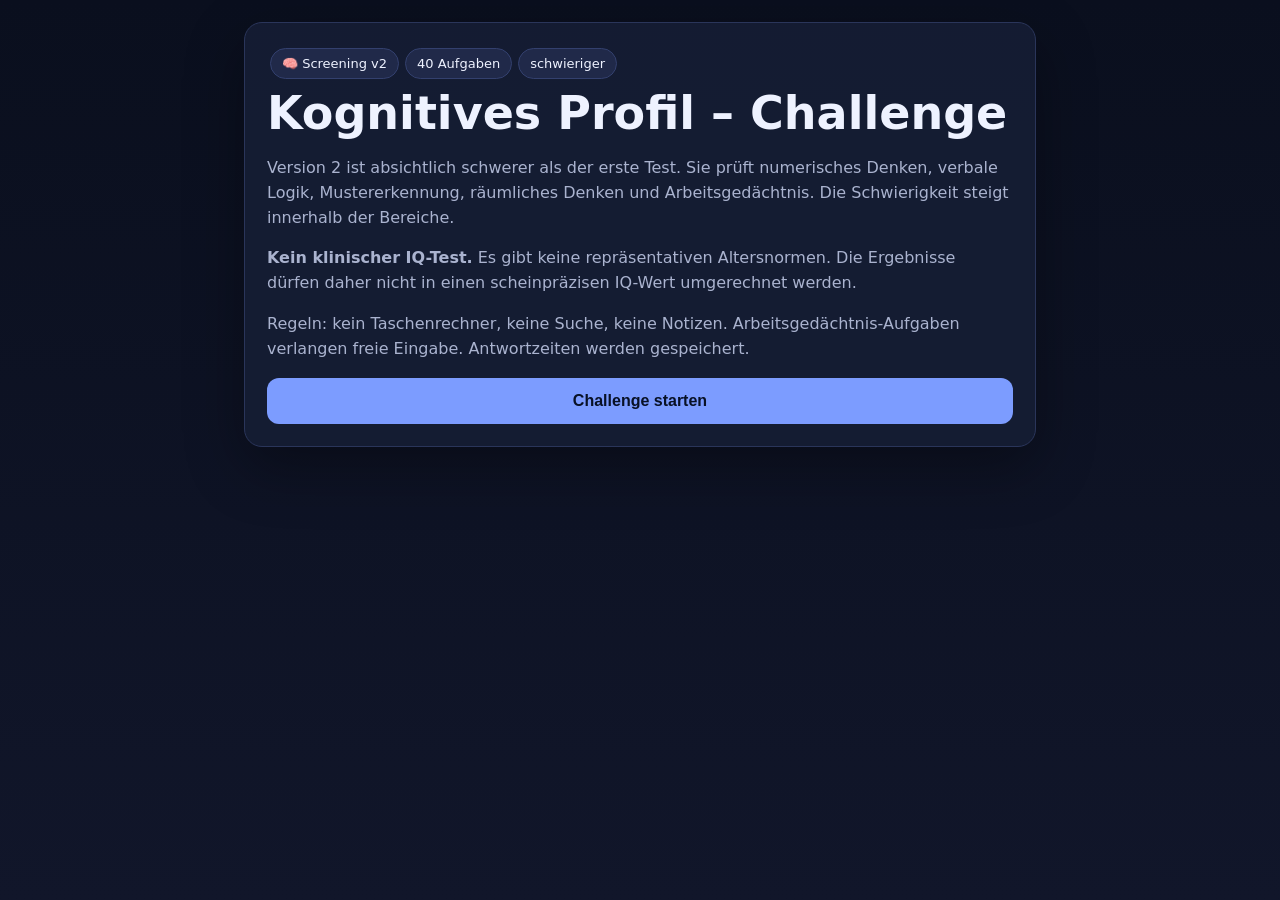
<file: index.html>
<!doctype html><html lang="de"><head><meta charset="utf-8"><meta http-equiv="refresh" content="0; url=./cognitive-v2/index.html"><meta name="viewport" content="width=device-width,initial-scale=1"><title>Kognitives Screening v2</title><script>location.replace('./cognitive-v2/index.html');</script></head><body><p>Weiter zum <a href="./cognitive-v2/index.html">kognitiven Screening v2</a>…</p></body></html>
</file>
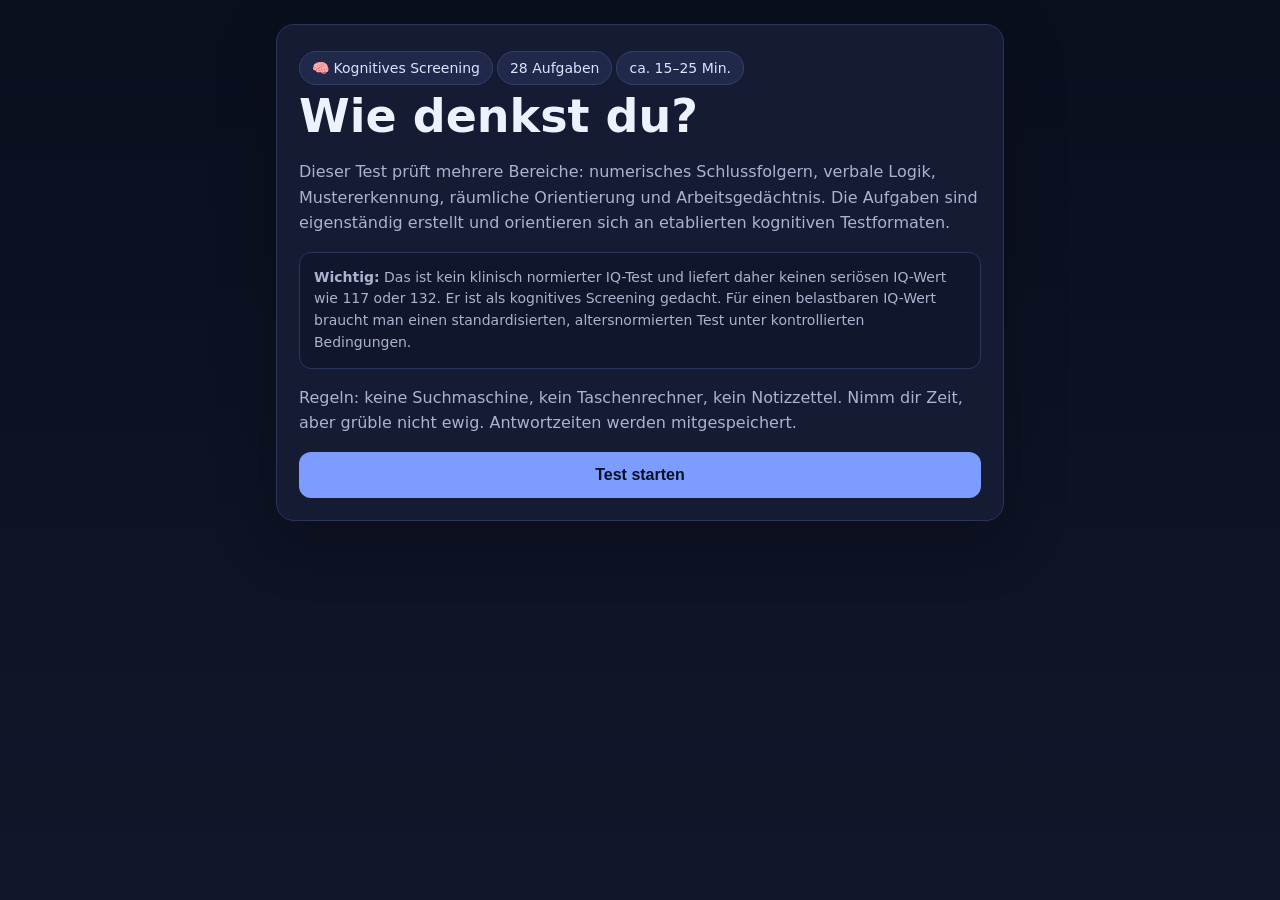
<file: cognitive-test/index.html>
<!DOCTYPE html>
<html lang="de">
<head>
<meta charset="utf-8" />
<meta name="viewport" content="width=device-width,initial-scale=1" />
<title>Kognitives Screening</title>
<style>
:root{--bg:#0b1020;--card:#151c33;--text:#eef2ff;--muted:#aab3cf;--accent:#7c9cff;--good:#52d273;--bad:#ff7b7b;--line:#2a355a}
*{box-sizing:border-box} body{margin:0;font-family:Inter,system-ui,Segoe UI,Roboto,Arial,sans-serif;background:linear-gradient(180deg,#0a0f1e,#11162a);color:var(--text);min-height:100vh}
.wrap{max-width:760px;margin:0 auto;padding:24px 16px 48px}.card{background:rgba(21,28,51,.96);border:1px solid var(--line);border-radius:18px;padding:22px;box-shadow:0 20px 60px rgba(0,0,0,.25)}
h1{font-size:clamp(28px,6vw,46px);margin:0 0 10px}.lead{color:var(--muted);line-height:1.6}.pill{display:inline-flex;gap:8px;align-items:center;background:#202949;border:1px solid #33406e;border-radius:999px;padding:8px 12px;color:#dbe3ff;font-size:14px;margin:4px 4px 4px 0}
button{border:0;border-radius:12px;padding:14px 18px;font-weight:700;font-size:16px;cursor:pointer}.primary{background:var(--accent);color:#071126;width:100%}.secondary{background:#232d4e;color:var(--text)}
.progress{height:9px;background:#202949;border-radius:99px;overflow:hidden;margin:16px 0}.bar{height:100%;background:var(--accent);width:0;transition:.25s}.meta{display:flex;justify-content:space-between;color:var(--muted);font-size:14px;gap:12px}.question{font-size:24px;line-height:1.35;margin:22px 0}.stimulus{font-size:30px;line-height:1.5;text-align:center;padding:18px;background:#0f1529;border:1px solid var(--line);border-radius:14px;margin:12px 0 20px;white-space:pre-wrap;letter-spacing:.04em}
.options{display:grid;gap:10px}.opt{width:100%;text-align:left;background:#202949;color:var(--text);border:1px solid #34416d}.opt:hover{border-color:#6f8fff}.opt.selected{background:#2c3965;border-color:#89a3ff}.footer{display:flex;gap:10px;margin-top:18px}.footer button{flex:1}
.hidden{display:none!important}.domain{color:#9eb0ff;font-weight:700;font-size:14px;text-transform:uppercase;letter-spacing:.08em}.notice{font-size:14px;color:var(--muted);line-height:1.55;background:#10172c;border:1px solid var(--line);padding:14px;border-radius:12px;margin:16px 0}.grid{display:grid;grid-template-columns:repeat(2,1fr);gap:10px}.score{background:#10172c;border:1px solid var(--line);border-radius:14px;padding:14px}.score strong{font-size:26px}.mini{font-size:13px;color:var(--muted)} pre{white-space:pre-wrap;word-break:break-word;background:#0c1225;border:1px solid var(--line);padding:14px;border-radius:12px;max-height:320px;overflow:auto}.memoryFlash{font-size:42px;font-weight:800;letter-spacing:.12em;text-align:center;padding:28px 8px}
.cube{font-family:ui-monospace,SFMono-Regular,Menlo,monospace;font-size:24px;line-height:1.25;white-space:pre}
@media(max-width:560px){.grid{grid-template-columns:1fr}.question{font-size:21px}.card{padding:18px}.stimulus{font-size:26px}}
</style>
</head>
<body>
<div class="wrap">
  <section id="intro" class="card">
    <div class="pill">🧠 Kognitives Screening</div><div class="pill">28 Aufgaben</div><div class="pill">ca. 15–25 Min.</div>
    <h1>Wie denkst du?</h1>
    <p class="lead">Dieser Test prüft mehrere Bereiche: numerisches Schlussfolgern, verbale Logik, Mustererkennung, räumliche Orientierung und Arbeitsgedächtnis. Die Aufgaben sind eigenständig erstellt und orientieren sich an etablierten kognitiven Testformaten.</p>
    <div class="notice"><b>Wichtig:</b> Das ist kein klinisch normierter IQ-Test und liefert daher keinen seriösen IQ-Wert wie 117 oder 132. Er ist als kognitives Screening gedacht. Für einen belastbaren IQ-Wert braucht man einen standardisierten, altersnormierten Test unter kontrollierten Bedingungen.</div>
    <p class="lead">Regeln: keine Suchmaschine, kein Taschenrechner, kein Notizzettel. Nimm dir Zeit, aber grüble nicht ewig. Antwortzeiten werden mitgespeichert.</p>
    <button class="primary" id="startBtn">Test starten</button>
  </section>

  <section id="test" class="card hidden">
    <div class="meta"><span id="counter"></span><span id="timer"></span></div>
    <div class="progress"><div class="bar" id="bar"></div></div>
    <div class="domain" id="domain"></div>
    <div id="memoryBox" class="memoryFlash hidden"></div>
    <div id="questionBox">
      <div class="question" id="prompt"></div>
      <div class="stimulus hidden" id="stimulus"></div>
      <div class="options" id="options"></div>
      <div class="footer"><button class="secondary" id="backBtn">Zurück</button><button class="primary" id="nextBtn">Weiter</button></div>
    </div>
  </section>

  <section id="result" class="card hidden">
    <div class="pill">✅ Fertig</div>
    <h1>Dein kognitives Profil</h1>
    <p class="lead" id="summary"></p>
    <div class="grid" id="scores"></div>
    <div class="notice">Die Prozentwerte zeigen nur deinen Anteil korrekt gelöster Aufgaben in diesem Test. Sie sind <b>keine Bevölkerungsperzentile</b>. Besonders bei nur wenigen Aufgaben pro Bereich sollte man Unterschiede nicht überinterpretieren.</div>
    <h3>JSON für ChatGPT</h3>
    <pre id="jsonOut"></pre>
    <button class="primary" id="copyBtn">JSON kopieren</button>
    <button class="secondary" style="width:100%;margin-top:10px" onclick="location.reload()">Neu starten</button>
  </section>
</div>
<script>
const qs=[
{id:1,d:'Numerisches Denken',p:'Welche Zahl setzt die Reihe fort?',s:'2, 5, 10, 17, 26, ?',o:['35','36','37','38'],a:2},
{id:2,d:'Numerisches Denken',p:'Welche Zahl setzt die Reihe fort?',s:'81, 27, 9, 3, ?',o:['0','1','1,5','2'],a:1},
{id:3,d:'Numerisches Denken',p:'Welche Zahl setzt die Reihe fort?',s:'3, 6, 18, 72, 360, ?',o:['1080','1800','2160','2520'],a:2},
{id:4,d:'Numerisches Denken',p:'Welche Zahl setzt die Reihe fort?',s:'7, 10, 16, 28, 52, ?',o:['76','88','100','104'],a:2},
{id:5,d:'Numerisches Denken',p:'Welche Zahl setzt die Reihe fort?',s:'1, 4, 10, 22, 46, ?',o:['82','92','94','96'],a:2},
{id:6,d:'Numerisches Denken',p:'Ein Gerät kostet nach 20 % Rabatt 240 €. Wie hoch war der ursprüngliche Preis?',o:['280 €','288 €','300 €','320 €'],a:2},
{id:7,d:'Verbale Logik',p:'Alle Lumen sind Fera. Kein Fera ist ein Tor. Welche Aussage folgt zwingend?',o:['Kein Lumen ist ein Tor.','Alle Tore sind Lumen.','Einige Lumen sind Tore.','Man kann nichts folgern.'],a:0},
{id:8,d:'Verbale Logik',p:'Einige Ärztinnen sind Musikerinnen. Alle Musikerinnen sind kreativ. Was folgt zwingend?',o:['Alle Ärztinnen sind kreativ.','Einige Ärztinnen sind kreativ.','Keine Ärztin ist kreativ.','Alle Kreativen sind Musikerinnen.'],a:1},
{id:9,d:'Verbale Logik',p:'Mikroskop verhält sich zu „klein“ wie Teleskop zu …',o:['nah','fern','laut','schnell'],a:1},
{id:10,d:'Verbale Logik',p:'Gestern war zwei Tage vor Freitag. Welcher Tag ist heute?',o:['Mittwoch','Donnerstag','Freitag','Samstag'],a:1},
{id:11,d:'Verbale Logik',p:'Kein B ist C. Einige A sind B. Welche Aussage folgt zwingend?',o:['Einige A sind nicht C.','Alle A sind C.','Kein A ist C.','Einige C sind B.'],a:0},
{id:12,d:'Verbale Logik',p:'ARCHITEKT : GEBÄUDE entspricht am besten …',o:['Autor : Buch','Arzt : Patient','Fahrer : Straße','Lehrer : Schule'],a:0},
{id:13,d:'Mustererkennung',p:'Welches Zeichen setzt die Folge fort?',s:'↑   →   ↓   ←   ↑   ?',o:['↑','→','↓','←'],a:1},
{id:14,d:'Mustererkennung',p:'Welches Zeichen setzt die Folge fort?',s:'○   ●   ○   ●   ○   ?',o:['○','●','■','△'],a:1},
{id:15,d:'Mustererkennung',p:'Welcher Buchstabe folgt?',s:'A, C, F, J, O, ?',o:['T','U','V','W'],a:1},
{id:16,d:'Mustererkennung',p:'Welcher Eintrag fehlt in der Matrix?',s:'A   B   C\nB   C   A\nC   A   ?',o:['A','B','C','D'],a:1},
{id:17,d:'Mustererkennung',p:'Welcher Eintrag fehlt in der Matrix?',s:'△   ○   □\n○   □   △\n□   △   ?',o:['△','○','□','◇'],a:1},
{id:18,d:'Mustererkennung',p:'Welche Zahl passt?',s:'2 → 6\n3 → 12\n4 → 20\n5 → ?',o:['25','28','30','35'],a:2},
{id:19,d:'Räumliches Denken',p:'Das ist ein Würfelnetz. Welche Fläche liegt C gegenüber?',s:'    A\nB   C   D   E\n    F',o:['A','B','D','E'],a:3},
{id:20,d:'Räumliches Denken',p:'Beim selben Würfelnetz: Welche Fläche liegt A gegenüber?',s:'    A\nB   C   D   E\n    F',o:['B','D','E','F'],a:3},
{id:21,d:'Räumliches Denken',p:'Beim selben Würfelnetz: Welche Fläche liegt B gegenüber?',s:'    A\nB   C   D   E\n    F',o:['A','C','D','F'],a:2},
{id:22,d:'Räumliches Denken',p:'Ein Pfeil ↗ wird um 90° im Uhrzeigersinn gedreht. Wohin zeigt er danach?',o:['↖','↘','↙','↑'],a:1},
{id:23,d:'Räumliches Denken',p:'Welche Form entsteht, wenn „└“ um 180° gedreht wird?',o:['┌','┐','┘','└'],a:1},
{id:24,d:'Räumliches Denken',p:'Du blickst nach Norden. Du drehst dich rechts, dann nochmals rechts, dann links. Wohin blickst du?',o:['Norden','Osten','Süden','Westen'],a:1},
{id:25,d:'Arbeitsgedächtnis',memory:'7  2  9  4  1',p:'Welche Folge ist exakt rückwärts?',o:['1 4 9 2 7','1 4 2 9 7','7 2 9 4 1','1 9 4 2 7'],a:0},
{id:26,d:'Arbeitsgedächtnis',memory:'8  3  1  6  9  2',p:'Welche Folge ist exakt rückwärts?',o:['2 9 6 1 3 8','2 9 6 3 1 8','2 6 9 1 3 8','8 3 1 6 9 2'],a:0},
{id:27,d:'Arbeitsgedächtnis',memory:'K  R  T  M  Q',p:'Welche Folge ist exakt rückwärts?',o:['Q M T R K','Q T M R K','K R T M Q','Q M R T K'],a:0},
{id:28,d:'Arbeitsgedächtnis',memory:'4  B  7  D  2',p:'Welche Folge ist exakt rückwärts?',o:['2 D 7 B 4','2 B 7 D 4','4 B 7 D 2','D 2 7 B 4'],a:0}
];
let i=0, answers=Array(qs.length).fill(null), timings=Array(qs.length).fill(0), started=0, itemStart=0, memoryShown={};
const intro=document.getElementById('intro'),test=document.getElementById('test'),result=document.getElementById('result');
const counter=document.getElementById('counter'),timer=document.getElementById('timer'),bar=document.getElementById('bar'),domain=document.getElementById('domain'),prompt=document.getElementById('prompt'),stimulus=document.getElementById('stimulus'),options=document.getElementById('options'),memoryBox=document.getElementById('memoryBox'),questionBox=document.getElementById('questionBox');
function fmt(ms){let s=Math.floor(ms/1000),m=Math.floor(s/60);return `${m}:${String(s%60).padStart(2,'0')}`}
setInterval(()=>{if(started&&!result.classList.contains('hidden'))timer.textContent='Zeit '+fmt(Date.now()-started)},500);
function render(){const q=qs[i];counter.textContent=`Aufgabe ${i+1} / ${qs.length}`;bar.style.width=((i)/qs.length*100)+'%';domain.textContent=q.d;prompt.textContent=q.p;stimulus.classList.toggle('hidden',!q.s);stimulus.textContent=q.s||'';options.innerHTML='';q.o.forEach((x,idx)=>{const b=document.createElement('button');b.className='opt'+(answers[i]===idx?' selected':'');b.textContent=x;b.onclick=()=>{answers[i]=idx;renderOptionsOnly()};options.appendChild(b)});document.getElementById('backBtn').disabled=i===0;document.getElementById('nextBtn').textContent=i===qs.length-1?'Auswerten':'Weiter';itemStart=Date.now();if(q.memory&&!memoryShown[q.id]){memoryShown[q.id]=true;questionBox.classList.add('hidden');memoryBox.classList.remove('hidden');memoryBox.textContent=q.memory;setTimeout(()=>{memoryBox.classList.add('hidden');questionBox.classList.remove('hidden');itemStart=Date.now()},3200)}else{memoryBox.classList.add('hidden');questionBox.classList.remove('hidden')}}
function renderOptionsOnly(){[...options.children].forEach((b,idx)=>b.classList.toggle('selected',answers[i]===idx))}
document.getElementById('startBtn').onclick=()=>{intro.classList.add('hidden');test.classList.remove('hidden');started=Date.now();render()};
document.getElementById('backBtn').onclick=()=>{timings[i]+=Date.now()-itemStart;if(i>0){i--;render()}};
document.getElementById('nextBtn').onclick=()=>{if(answers[i]===null){alert('Bitte wähle eine Antwort.');return}timings[i]+=Date.now()-itemStart;if(i<qs.length-1){i++;render()}else finish()};
function finish(){test.classList.add('hidden');result.classList.remove('hidden');bar.style.width='100%';const domains={};qs.forEach((q,idx)=>{if(!domains[q.d])domains[q.d]={correct:0,total:0,time_ms:0};domains[q.d].total++;domains[q.d].time_ms+=timings[idx];if(answers[idx]===q.a)domains[q.d].correct++});const totalCorrect=qs.reduce((n,q,idx)=>n+(answers[idx]===q.a?1:0),0);const pct=Math.round(totalCorrect/qs.length*100);document.getElementById('summary').textContent=`Du hast ${totalCorrect} von ${qs.length} Aufgaben korrekt gelöst (${pct} %). Entscheidend ist weniger die Gesamtzahl als das Muster über die einzelnen Bereiche.`;const scoreBox=document.getElementById('scores');scoreBox.innerHTML='';Object.entries(domains).forEach(([name,v])=>{const p=Math.round(v.correct/v.total*100),sec=Math.round(v.time_ms/1000);const div=document.createElement('div');div.className='score';div.innerHTML=`<div class="mini">${name}</div><strong>${p} %</strong><div class="mini">${v.correct}/${v.total} richtig · ${sec}s</div>`;scoreBox.appendChild(div)});const payload={instrument:'Experimental Cognitive Screening v1',language:'de',status:'not clinically normed; not an IQ score',basis:'Original items modeled on common cognitive-ability task formats; inspired by public-domain cognitive assessment research such as ICAR',completed_at:new Date().toISOString(),total:{correct:totalCorrect,total:qs.length,accuracy_percent:pct,total_time_seconds:Math.round((Date.now()-started)/1000)},domains:Object.fromEntries(Object.entries(domains).map(([k,v])=>[k,{correct:v.correct,total:v.total,accuracy_percent:Math.round(v.correct/v.total*100),time_seconds:Math.round(v.time_ms/1000)}])),responses:qs.map((q,idx)=>({item:q.id,domain:q.d,response_index:answers[idx],correct:answers[idx]===q.a,time_ms:timings[idx]}))};const json=JSON.stringify(payload,null,2);document.getElementById('jsonOut').textContent=json;document.getElementById('copyBtn').onclick=async()=>{await navigator.clipboard.writeText(json);document.getElementById('copyBtn').textContent='Kopiert ✓'}}
</script>
</body>
</html>
</file>
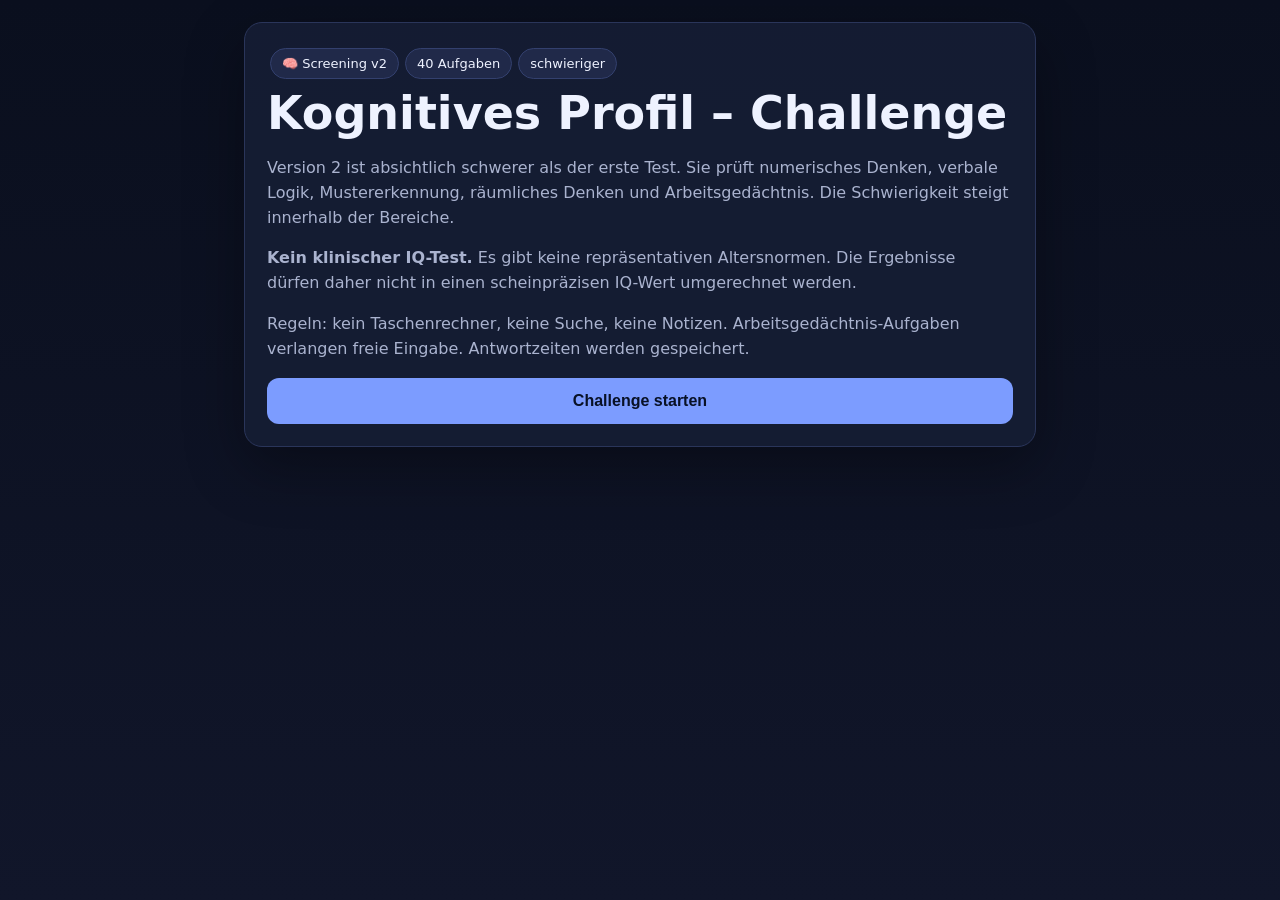
<file: cognitive-v2/index.html>
<!DOCTYPE html>
<html lang="de"><head><meta charset="utf-8"><meta name="viewport" content="width=device-width,initial-scale=1"><title>Kognitives Screening v2</title><style>
:root{--bg:#0b1020;--card:#151c33;--text:#eef2ff;--muted:#aab3cf;--accent:#7c9cff;--line:#2a355a;--good:#58d47b}*{box-sizing:border-box}body{margin:0;font-family:Inter,system-ui,Arial,sans-serif;background:linear-gradient(180deg,#0a0f1e,#11162a);color:var(--text);min-height:100vh}.wrap{max-width:820px;margin:auto;padding:22px 14px 48px}.card{background:rgba(21,28,51,.97);border:1px solid var(--line);border-radius:18px;padding:22px;box-shadow:0 20px 60px #0005}h1{font-size:clamp(28px,6vw,46px);margin:4px 0 10px}.lead,.note{color:var(--muted);line-height:1.55}.pill{display:inline-block;background:#202949;border:1px solid #33406e;border-radius:999px;padding:7px 11px;margin:3px;font-size:13px}.progress{height:9px;background:#202949;border-radius:99px;overflow:hidden;margin:16px 0}.bar{height:100%;background:var(--accent);width:0}.meta{display:flex;justify-content:space-between;color:var(--muted);font-size:14px;gap:10px}.domain{color:#a9b8ff;font-weight:800;text-transform:uppercase;font-size:13px;letter-spacing:.08em}.q{font-size:22px;line-height:1.4;margin:20px 0 12px}.stim{white-space:pre-wrap;text-align:center;background:#0d1428;border:1px solid var(--line);border-radius:14px;padding:18px;font-size:28px;line-height:1.45;margin:12px 0}.opts{display:grid;gap:10px}.opt{width:100%;text-align:left;background:#202949;color:var(--text);border:1px solid #34416d;border-radius:12px;padding:14px 16px;font-size:16px;font-weight:700}.opt.sel{background:#2d3964;border-color:#91a7ff}.primary,.secondary{border:0;border-radius:12px;padding:14px 16px;font-size:16px;font-weight:800;cursor:pointer}.primary{background:var(--accent);color:#081126}.secondary{background:#232d4e;color:var(--text)}.nav{display:flex;gap:10px;margin-top:18px}.nav button{flex:1}.hidden{display:none!important}.memory{font-size:36px;text-align:center;font-weight:900;letter-spacing:.12em;padding:30px 8px;background:#0d1428;border-radius:14px;margin:18px 0}.answer{width:100%;background:#0d1428;color:var(--text);border:1px solid #41517f;border-radius:12px;padding:14px;font-size:18px}.grid{display:grid;grid-template-columns:repeat(2,1fr);gap:10px}.box{background:#0d1428;border:1px solid var(--line);border-radius:14px;padding:14px}.box strong{font-size:26px}.mini{font-size:13px;color:var(--muted)}pre{background:#0a1124;border:1px solid var(--line);border-radius:12px;padding:14px;white-space:pre-wrap;word-break:break-word;max-height:330px;overflow:auto}@media(max-width:560px){.grid{grid-template-columns:1fr}.q{font-size:20px}.stim{font-size:24px}.card{padding:17px}}
</style></head><body><div class="wrap">
<section id="intro" class="card"><span class="pill">🧠 Screening v2</span><span class="pill">40 Aufgaben</span><span class="pill">schwieriger</span><h1>Kognitives Profil – Challenge</h1><p class="lead">Version 2 ist absichtlich schwerer als der erste Test. Sie prüft numerisches Denken, verbale Logik, Mustererkennung, räumliches Denken und Arbeitsgedächtnis. Die Schwierigkeit steigt innerhalb der Bereiche.</p><p class="note"><b>Kein klinischer IQ-Test.</b> Es gibt keine repräsentativen Altersnormen. Die Ergebnisse dürfen daher nicht in einen scheinpräzisen IQ-Wert umgerechnet werden.</p><p class="lead">Regeln: kein Taschenrechner, keine Suche, keine Notizen. Arbeitsgedächtnis-Aufgaben verlangen freie Eingabe. Antwortzeiten werden gespeichert.</p><button id="start" class="primary" style="width:100%">Challenge starten</button></section>
<section id="test" class="card hidden"><div class="meta"><span id="count"></span><span id="clock"></span></div><div class="progress"><div id="bar" class="bar"></div></div><div id="dom" class="domain"></div><div id="mem" class="memory hidden"></div><div id="qb"><div id="prompt" class="q"></div><div id="stim" class="stim hidden"></div><div id="opts" class="opts"></div><input id="free" class="answer hidden" autocomplete="off" placeholder="Antwort eingeben"><div class="nav"><button id="back" class="secondary">Zurück</button><button id="next" class="primary">Weiter</button></div></div></section>
<section id="result" class="card hidden"><span class="pill">✅ Fertig</span><h1>Dein Ergebnis</h1><p id="summary" class="lead"></p><div id="scores" class="grid"></div><p class="note">Die Prozentwerte sind nur Trefferquoten in diesem experimentellen Test. Sie sind keine Bevölkerungsperzentile. Schwierige Items sind zusätzlich im JSON markiert, damit die Fehlerstruktur analysiert werden kann.</p><h3>JSON für ChatGPT</h3><pre id="json"></pre><button id="copy" class="primary" style="width:100%">JSON kopieren</button></section>
</div><script>
const Q=[
{id:1,d:'Numerisches Denken',lv:1,p:'Welche Zahl folgt?',s:'4, 9, 19, 39, 79, ?',o:['119','139','159','169'],a:2},
{id:2,d:'Numerisches Denken',lv:2,p:'Welche Zahl folgt?',s:'2, 6, 15, 31, 56, ?',o:['82','88','92','96'],a:2},
{id:3,d:'Numerisches Denken',lv:2,p:'Welche Zahl folgt?',s:'3, 12, 60, 360, 2520, ?',o:['15120','17640','20160','22680'],a:2},
{id:4,d:'Numerisches Denken',lv:2,p:'Welche Zahl folgt?',s:'100, 50, 52, 26, 28, 14, ?',o:['7','16','18','28'],a:1},
{id:5,d:'Numerisches Denken',lv:3,p:'5 identische Maschinen fertigen in 5 Minuten zusammen 5 Teile. Wie viele Minuten brauchen 20 solche Maschinen für 100 Teile?',o:['5','10','20','25'],a:3},
{id:6,d:'Numerisches Denken',lv:3,p:'Ein Wert steigt zunächst um 20 % und fällt anschließend um 20 %. Ausgangswert 500. Endwert?',o:['480','500','520','460'],a:0},
{id:7,d:'Numerisches Denken',lv:3,p:'Löse im Kopf: 3x + 5 = 2(x + 11).',o:['12','15','17','19'],a:2},
{id:8,d:'Numerisches Denken',lv:4,p:'Welche Zahl folgt?',s:'2, 3, 5, 9, 17, 33, ?',o:['49','57','65','67'],a:2},
{id:9,d:'Verbale Logik',lv:1,p:'Alle Architekten sind Planer. Kein Planer ist unfehlbar. Was folgt zwingend?',o:['Kein Architekt ist unfehlbar.','Einige Architekten sind unfehlbar.','Alle Unfehlbaren sind Architekten.','Nichts folgt.'],a:0},
{id:10,d:'Verbale Logik',lv:2,p:'Wenn ein Sensor ausfällt, aktiviert sich der Alarm. Der Alarm hat sich nicht aktiviert. Was folgt unter dieser Regel?',o:['Der Sensor ist ausgefallen.','Der Sensor ist nicht ausgefallen.','Der Alarm ist defekt.','Nichts folgt.'],a:1},
{id:11,d:'Verbale Logik',lv:2,p:'Thermometer verhält sich zu Temperatur wie Tachometer zu …',o:['Strecke','Zeit','Geschwindigkeit','Beschleunigung'],a:2},
{id:12,d:'Verbale Logik',lv:2,p:'Alle R sind S. Einige S sind T. Welche Aussage folgt zwingend?',o:['Einige R sind T.','Kein R ist T.','Alle T sind R.','Keine der drei Aussagen folgt zwingend.'],a:3},
{id:13,d:'Verbale Logik',lv:3,p:'Anna ist älter als Ben. Ben ist älter als Cara. David ist jünger als Anna, aber älter als Ben. Wer ist zweitältest?',o:['Anna','Ben','Cara','David'],a:3},
{id:14,d:'Verbale Logik',lv:3,p:'Wenn A wahr ist, ist B wahr. Wenn B wahr ist, ist C falsch. A ist wahr. Was muss gelten?',o:['C ist wahr.','C ist falsch.','B ist falsch.','Über C ist nichts bekannt.'],a:1},
{id:15,d:'Verbale Logik',lv:4,p:'Kein M ist N. Einige P sind M. Alle P sind Q. Was folgt zwingend?',o:['Einige Q sind nicht N.','Kein Q ist N.','Alle M sind Q.','Einige N sind Q.'],a:0},
{id:16,d:'Verbale Logik',lv:4,p:'Vier Personen stehen in einer Reihe. Lea steht vor Tom. Tom steht vor Mia. Noah steht hinter Lea, aber vor Mia. Welche Aussage muss stimmen?',o:['Noah steht vor Tom.','Tom steht vor Noah.','Lea steht vor Mia.','Mia steht vor Noah.'],a:2},
{id:17,d:'Mustererkennung',lv:1,p:'Welcher Buchstabe folgt?',s:'B, E, I, N, T, ?',o:['A','B','C','D'],a:0},
{id:18,d:'Mustererkennung',lv:2,p:'Welche Zahl folgt?',s:'1, 2, 6, 15, 31, 56, ?',o:['82','88','92','96'],a:2},
{id:19,d:'Mustererkennung',lv:2,p:'Welches Zeichen folgt?',s:'↑  ↗  →  ↘  ↓  ?',o:['↙','←','↖','↑'],a:0},
{id:20,d:'Mustererkennung',lv:3,p:'Welcher Eintrag fehlt?',s:'2   4   8\n3   6   12\n5   10  ?',o:['15','18','20','25'],a:2},
{id:21,d:'Mustererkennung',lv:3,p:'Welcher Buchstabe folgt?',s:'Z, W, S, N, H, ?',o:['A','B','C','D'],a:0},
{id:22,d:'Mustererkennung',lv:3,p:'Welche Zahl folgt?',s:'1, 4, 3, 8, 5, 12, 7, ?',o:['14','15','16','18'],a:2},
{id:23,d:'Mustererkennung',lv:4,p:'Welche Zahl folgt?',s:'2, 10, 12, 60, 62, 310, ?',o:['312','620','1550','1860'],a:0},
{id:24,d:'Mustererkennung',lv:4,p:'Welcher Eintrag fehlt?',s:'A1   C2   F3\nB2   D4   G6\nC3   E6   ?',o:['H8','H9','I9','I12'],a:1},
{id:25,d:'Räumliches Denken',lv:1,p:'Ein Pfeil ↖ wird um 135° im Uhrzeigersinn gedreht. Wohin zeigt er?',o:['↑','→','↘','↓'],a:1},
{id:26,d:'Räumliches Denken',lv:2,p:'Welche Form entsteht, wenn „└“ an einer senkrechten Spiegelachse gespiegelt wird?',o:['┌','┐','┘','└'],a:2},
{id:27,d:'Räumliches Denken',lv:2,p:'Du blickst nach Osten. Drehe dich 90° links, 180° rechts und 90° links. Wohin blickst du?',o:['Norden','Osten','Süden','Westen'],a:1},
{id:28,d:'Räumliches Denken',lv:3,p:'Würfelnetz: Welche Fläche liegt C gegenüber?',s:'    A\nB   C   D   E\n    F',o:['A','B','D','E'],a:3},
{id:29,d:'Räumliches Denken',lv:3,p:'Beim selben Würfelnetz: C ist vorne und A oben. Welche Fläche liegt rechts?',s:'    A\nB   C   D   E\n    F',o:['B','D','E','F'],a:1},
{id:30,d:'Räumliches Denken',lv:3,p:'Ein Roboter startet bei (0,0), schaut nach Norden, fährt 3 Felder, dreht rechts, fährt 2, dreht rechts, fährt 1. Wo steht er?',o:['(2,2)','(2,3)','(1,2)','(-2,2)'],a:0},
{id:31,d:'Räumliches Denken',lv:4,p:'Ein Objekt wird zuerst 90° im Uhrzeigersinn und danach 180° gegen den Uhrzeigersinn gedreht. Das entspricht insgesamt …',o:['90° im Uhrzeigersinn','90° gegen den Uhrzeigersinn','180° im Uhrzeigersinn','270° gegen den Uhrzeigersinn'],a:1},
{id:32,d:'Räumliches Denken',lv:4,p:'Du gehst 4 m nach Norden, 3 m nach Osten, 4 m nach Süden und 1 m nach Westen. Wo bist du relativ zum Start?',o:['2 m östlich','2 m westlich','1 m nördlich','am Start'],a:0},
{id:33,d:'Arbeitsgedächtnis',lv:1,mem:'7  1  9  4  2  8',p:'Gib die Folge exakt rückwärts ein.',free:'8 2 4 9 1 7'},
{id:34,d:'Arbeitsgedächtnis',lv:2,mem:'3  8  1  6  4  9  2',p:'Gib die Folge exakt rückwärts ein.',free:'2 9 4 6 1 8 3'},
{id:35,d:'Arbeitsgedächtnis',lv:2,mem:'K  M  R  T  B  Q',p:'Gib die Folge exakt rückwärts ein.',free:'Q B T R M K'},
{id:36,d:'Arbeitsgedächtnis',lv:3,mem:'5  2  9  1  7  4  8  3',p:'Gib die Folge exakt rückwärts ein.',free:'3 8 4 7 1 9 2 5'},
{id:37,d:'Arbeitsgedächtnis',lv:3,mem:'6  1  8  3  9  2',p:'Gib die Zahlen der Größe nach aufsteigend ein.',free:'1 2 3 6 8 9'},
{id:38,d:'Arbeitsgedächtnis',lv:3,mem:'D  4  B  9  F  2',p:'Gib zuerst die Zahlen aufsteigend, dann die Buchstaben alphabetisch ein.',free:'2 4 9 B D F'},
{id:39,d:'Arbeitsgedächtnis',lv:4,mem:'8  C  1  A  7  F  3  D',p:'Gib zuerst die Zahlen absteigend, dann die Buchstaben rückwärts alphabetisch ein.',free:'8 7 3 1 F D C A'},
{id:40,d:'Arbeitsgedächtnis',lv:4,mem:'4  9  2  7  1  8  3  6  5',p:'Gib nur jede zweite Zahl beginnend mit der zweiten Position ein.',free:'9 7 8 6'}
];
let i=0,ans=Array(Q.length).fill(null),times=Array(Q.length).fill(0),start=0,itemStart=0,shown={};const $=id=>document.getElementById(id),intro=$('intro'),test=$('test'),result=$('result');
function norm(x){return String(x??'').toUpperCase().replace(/[^A-Z0-9]/g,'')}
function fmt(ms){let s=Math.floor(ms/1000),m=Math.floor(s/60);return m+':'+String(s%60).padStart(2,'0')}
setInterval(()=>{if(start&&!test.classList.contains('hidden'))$('clock').textContent='Zeit '+fmt(Date.now()-start)},500);
function save(){let q=Q[i];if(q.free!==undefined){ans[i]=$('free').value.trim()}}
function draw(){let q=Q[i];$('count').textContent=`Aufgabe ${i+1} / ${Q.length}`;$('bar').style.width=(i/Q.length*100)+'%';$('dom').textContent=q.d+' · Schwierigkeit '+q.lv+'/4';$('prompt').textContent=q.p;$('stim').classList.toggle('hidden',!q.s);$('stim').textContent=q.s||'';$('opts').innerHTML='';$('free').classList.add('hidden');if(q.free!==undefined){$('free').classList.remove('hidden');$('free').value=ans[i]||''}else q.o.forEach((x,k)=>{let b=document.createElement('button');b.className='opt'+(ans[i]===k?' sel':'');b.textContent=x;b.onclick=()=>{ans[i]=k;drawOptions()};$('opts').appendChild(b)});$('back').disabled=i===0;$('next').textContent=i===Q.length-1?'Auswerten':'Weiter';itemStart=Date.now();if(q.mem&&!shown[q.id]){shown[q.id]=true;$('qb').classList.add('hidden');$('mem').classList.remove('hidden');$('mem').textContent=q.mem;setTimeout(()=>{$('mem').classList.add('hidden');$('qb').classList.remove('hidden');itemStart=Date.now();$('free').focus()},3000)}else{$('mem').classList.add('hidden');$('qb').classList.remove('hidden')}}
function drawOptions(){let q=Q[i];[...$('opts').children].forEach((b,k)=>b.classList.toggle('sel',ans[i]===k))}
$('start').onclick=()=>{start=Date.now();intro.classList.add('hidden');test.classList.remove('hidden');draw()};
$('back').onclick=()=>{save();times[i]+=Date.now()-itemStart;if(i>0){i--;draw()}};
$('next').onclick=()=>{save();let q=Q[i];if(ans[i]===null||ans[i]===''){alert('Bitte eine Antwort geben.');return}times[i]+=Date.now()-itemStart;if(i<Q.length-1){i++;draw()}else finish()};
function finish(){test.classList.add('hidden');result.classList.remove('hidden');let ds={};let rows=[];let weighted=0,maxWeighted=0;Q.forEach((q,k)=>{let ok=q.free!==undefined?norm(ans[k])===norm(q.free):ans[k]===q.a;if(!ds[q.d])ds[q.d]={correct:0,total:0,time_ms:0,weighted_correct:0,weighted_total:0};let z=ds[q.d];z.total++;z.time_ms+=times[k];z.weighted_total+=q.lv;maxWeighted+=q.lv;if(ok){z.correct++;z.weighted_correct+=q.lv;weighted+=q.lv}rows.push({item:q.id,domain:q.d,difficulty:q.lv,response:ans[k],correct:ok,time_ms:times[k]})});let correct=rows.filter(x=>x.correct).length;Object.values(ds).forEach(z=>{z.accuracy_percent=Math.round(z.correct/z.total*100);z.time_seconds=Math.round(z.time_ms/1000);z.challenge_percent=Math.round(z.weighted_correct/z.weighted_total*100);delete z.time_ms});$('summary').textContent=`${correct} von ${Q.length} richtig (${Math.round(correct/Q.length*100)} %). Gewichteter Challenge-Score: ${Math.round(weighted/maxWeighted*100)} %. Gesamtzeit: ${fmt(Date.now()-start)}.`;$('scores').innerHTML='';for(const [name,z] of Object.entries(ds)){$('scores').innerHTML+=`<div class="box"><div>${name}</div><strong>${z.correct}/${z.total}</strong><div class="mini">Treffer ${z.accuracy_percent}% · Challenge ${z.challenge_percent}% · ${z.time_seconds}s</div></div>`}let out={instrument:'Experimental Cognitive Screening v2 – Challenge',language:'de',status:'not clinically normed; not an IQ score',design:'40 original items; five domains; difficulty levels 1–4; free-response working-memory items',completed_at:new Date().toISOString(),total:{correct,total:Q.length,accuracy_percent:Math.round(correct/Q.length*100),weighted_challenge_percent:Math.round(weighted/maxWeighted*100),total_time_seconds:Math.round((Date.now()-start)/1000)},domains:ds,responses:rows};$('json').textContent=JSON.stringify(out,null,2)}
$('copy').onclick=async()=>{await navigator.clipboard.writeText($('json').textContent);$('copy').textContent='Kopiert ✓'};
</script></body></html>
</file>
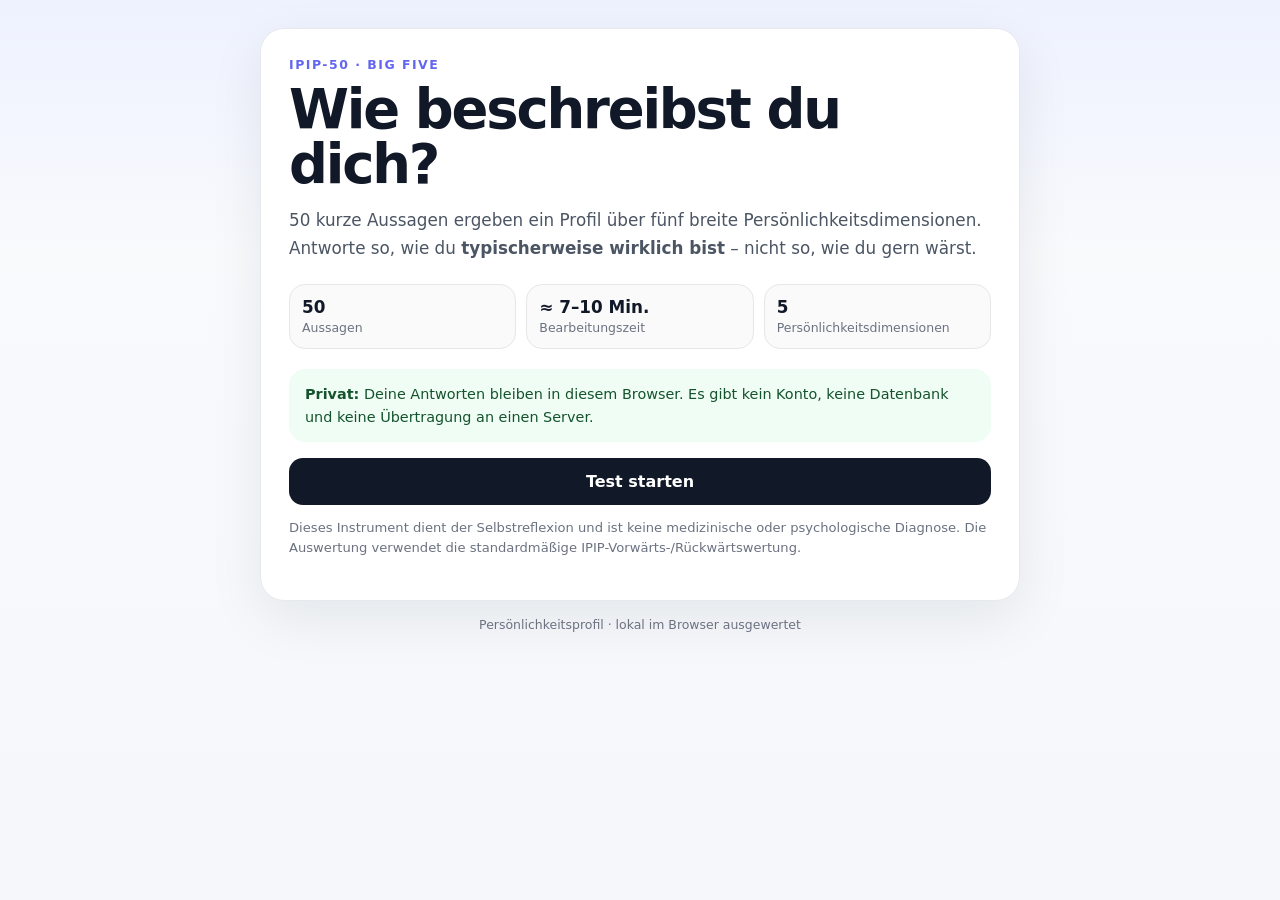
<file: personality-test/index.html>
<!doctype html>
<html lang="de">
<head>
  <meta charset="utf-8" />
  <meta name="viewport" content="width=device-width,initial-scale=1" />
  <meta name="theme-color" content="#111827" />
  <title>Persönlichkeitsprofil · IPIP-50</title>
  <style>
    :root{--bg:#f5f7fb;--card:#fff;--ink:#111827;--muted:#6b7280;--line:#e5e7eb;--accent:#111827;--soft:#eef2ff;--ok:#166534;--warn:#92400e}
    *{box-sizing:border-box}body{margin:0;font-family:Inter,ui-sans-serif,system-ui,-apple-system,BlinkMacSystemFont,"Segoe UI",sans-serif;background:linear-gradient(180deg,#eef2ff 0,#f8fafc 28%,#f5f7fb 100%);color:var(--ink);min-height:100vh}
    .wrap{width:min(760px,calc(100% - 28px));margin:0 auto;padding:28px 0 48px}.card{background:rgba(255,255,255,.96);border:1px solid rgba(229,231,235,.9);border-radius:24px;box-shadow:0 18px 55px rgba(15,23,42,.08);padding:28px}.eyebrow{font-size:.78rem;font-weight:800;letter-spacing:.12em;text-transform:uppercase;color:#6366f1}.title{font-size:clamp(2rem,6vw,3.4rem);line-height:1.02;margin:10px 0 14px;letter-spacing:-.04em}.lead{font-size:1.05rem;line-height:1.65;color:#4b5563;margin:0 0 22px}.meta{display:grid;grid-template-columns:repeat(3,1fr);gap:10px;margin:20px 0}.pill{border:1px solid var(--line);border-radius:16px;padding:12px;background:#fafafa}.pill b{display:block;font-size:1.05rem}.pill span{font-size:.78rem;color:var(--muted)}button{font:inherit}.primary,.secondary{border:0;border-radius:14px;padding:14px 18px;font-weight:800;cursor:pointer}.primary{background:var(--accent);color:#fff;width:100%}.secondary{background:#f3f4f6;color:#111827}.tiny{font-size:.82rem;color:var(--muted);line-height:1.55}.hidden{display:none!important}.toprow{display:flex;justify-content:space-between;gap:12px;align-items:center;margin-bottom:14px}.progress{height:8px;background:#e5e7eb;border-radius:999px;overflow:hidden}.progress>div{height:100%;background:#6366f1;width:0;transition:width .2s ease}.counter{font-size:.85rem;font-weight:700;color:var(--muted)}.question{font-size:clamp(1.55rem,5vw,2.2rem);line-height:1.25;letter-spacing:-.025em;margin:30px 0}.choices{display:grid;gap:10px}.choice{display:flex;align-items:center;gap:12px;width:100%;border:1px solid var(--line);background:#fff;padding:14px;border-radius:15px;text-align:left;cursor:pointer;transition:.15s}.choice:hover{border-color:#a5b4fc;background:#f8faff;transform:translateY(-1px)}.num{display:grid;place-items:center;width:34px;height:34px;border-radius:10px;background:#f3f4f6;font-weight:900;flex:0 0 auto}.choice.selected{border-color:#6366f1;background:#eef2ff}.choice.selected .num{background:#6366f1;color:#fff}.nav{display:flex;justify-content:space-between;gap:12px;margin-top:18px}.nav .primary{width:auto;flex:1}.results-grid{display:grid;gap:12px;margin:22px 0}.trait{border:1px solid var(--line);border-radius:18px;padding:16px}.trait-head{display:flex;justify-content:space-between;gap:12px;align-items:baseline}.trait h3{margin:0;font-size:1rem}.score{font-weight:900;font-size:1.15rem}.bar{height:9px;border-radius:999px;background:#e5e7eb;overflow:hidden;margin:10px 0 8px}.bar div{height:100%;background:#6366f1}.desc{font-size:.88rem;line-height:1.55;color:var(--muted);margin:0}.jsonbox{width:100%;min-height:310px;border:1px solid var(--line);border-radius:16px;background:#0f172a;color:#e2e8f0;padding:14px;font:12px/1.55 ui-monospace,SFMono-Regular,Menlo,monospace;resize:vertical}.actions{display:grid;grid-template-columns:1fr 1fr;gap:10px;margin-top:10px}.note{border-radius:16px;padding:14px 16px;margin:16px 0;background:#fffbeb;color:#78350f;font-size:.9rem;line-height:1.55}.privacy{background:#f0fdf4;color:#14532d}.sources{margin-top:24px;padding-top:20px;border-top:1px solid var(--line)}.sources a{color:#4338ca}.footer{font-size:.78rem;color:var(--muted);text-align:center;margin-top:16px}@media(max-width:580px){.card{padding:20px;border-radius:20px}.meta{grid-template-columns:1fr}.actions{grid-template-columns:1fr}.wrap{width:min(100% - 18px,760px);padding-top:12px}.choice{padding:12px}.question{margin:24px 0}}
  </style>
</head>
<body>
<div class="wrap">
  <section class="card" id="intro">
    <div class="eyebrow">IPIP-50 · Big Five</div>
    <h1 class="title">Wie beschreibst du dich?</h1>
    <p class="lead">50 kurze Aussagen ergeben ein Profil über fünf breite Persönlichkeitsdimensionen. Antworte so, wie du <strong>typischerweise wirklich bist</strong> – nicht so, wie du gern wärst.</p>
    <div class="meta">
      <div class="pill"><b>50</b><span>Aussagen</span></div>
      <div class="pill"><b>≈ 7–10 Min.</b><span>Bearbeitungszeit</span></div>
      <div class="pill"><b>5</b><span>Persönlichkeitsdimensionen</span></div>
    </div>
    <div class="note privacy"><strong>Privat:</strong> Deine Antworten bleiben in diesem Browser. Es gibt kein Konto, keine Datenbank und keine Übertragung an einen Server.</div>
    <button class="primary" id="startBtn">Test starten</button>
    <p class="tiny">Dieses Instrument dient der Selbstreflexion und ist keine medizinische oder psychologische Diagnose. Die Auswertung verwendet die standardmäßige IPIP-Vorwärts-/Rückwärtswertung.</p>
  </section>

  <section class="card hidden" id="quiz">
    <div class="toprow"><span class="counter" id="counter"></span><button class="secondary" id="saveExit">Später fortsetzen</button></div>
    <div class="progress"><div id="progressBar"></div></div>
    <h2 class="question" id="questionText"></h2>
    <div class="choices" id="choices"></div>
    <div class="nav"><button class="secondary" id="backBtn">← Zurück</button><button class="primary" id="nextBtn" disabled>Weiter →</button></div>
    <p class="tiny" style="margin-top:16px">Tipp: Auf einer Tastatur kannst du auch 1–5 drücken.</p>
  </section>

  <section class="card hidden" id="results">
    <div class="eyebrow">Dein Ergebnis</div>
    <h1 class="title" style="font-size:clamp(1.8rem,5vw,2.8rem)">Big-Five-Profil</h1>
    <p class="lead">Die Balken zeigen deine Position innerhalb des möglichen Skalenbereichs – <strong>keine Bevölkerungs-Perzentile</strong>. Schick mir anschließend das JSON; ich ordne das Profil im Chat vorsichtig und im Zusammenhang ein.</p>
    <div class="results-grid" id="resultsGrid"></div>
    <div class="note"><strong>Wichtig:</strong> Hohe oder niedrige Werte sind nicht automatisch „gut“ oder „schlecht“. Eigenschaften können je nach Situation Vor- und Nachteile haben.</div>
    <h2>JSON für ChatGPT</h2>
    <textarea class="jsonbox" id="jsonOutput" readonly></textarea>
    <div class="actions"><button class="primary" id="copyBtn">JSON kopieren</button><button class="secondary" id="restartBtn">Neu starten</button></div>
    <div class="sources">
      <strong>Grundlage</strong>
      <p class="tiny">IPIP 50-Item Lexical Big-Five Factor Markers, deutsche Übersetzung von Fritz Ostendorf. Die IPIP-Instrumente sind Public Domain. Verwendet wird die Standardwertung: positive Items 1→5, negativ gepolte Items 5→1, anschließend Summenbildung pro Skala.</p>
      <p class="tiny"><a href="https://ipip.ori.org/German50-itemBigFiveFactorMarkers.htm" target="_blank" rel="noreferrer">Deutsche IPIP-50-Fassung</a> · <a href="https://ipip.ori.org/IPIPImplementationsAroundTheWeb.htm" target="_blank" rel="noreferrer">IPIP Hinweise zu Nutzung und Scoring</a></p>
    </div>
  </section>
  <div class="footer">Persönlichkeitsprofil · lokal im Browser ausgewertet</div>
</div>
<script>
const items = [
[1,'E',false,'Bringe eine Party in Schwung.'],[2,'A',true,'Empfinde wenig für andere.'],[3,'C',false,'Bin immer vorbereitet.'],[4,'ES',true,'Gerate leicht in Stress.'],[5,'I',false,'Besitze einen großen Wortschatz.'],
[6,'E',true,'Spreche nicht viel.'],[7,'A',false,'Bin interessiert an anderen Menschen.'],[8,'C',true,'Lasse meine Sachen herumliegen.'],[9,'ES',false,'Bin die meiste Zeit entspannt.'],[10,'I',true,'Habe Schwierigkeiten, abstrakte Ideen zu verstehen.'],
[11,'E',false,'Fühle mich wohl unter Menschen.'],[12,'A',true,'Beleidige andere.'],[13,'C',false,'Achte auf Details.'],[14,'ES',true,'Grüble über Dinge.'],[15,'I',false,'Habe eine lebhafte Vorstellungskraft.'],
[16,'E',true,'Halte mich im Hintergrund.'],[17,'A',false,'Fühle mit anderen Menschen mit.'],[18,'C',true,'Verursache großes Durcheinander.'],[19,'ES',false,'Fühle mich selten deprimiert oder bedrückt.'],[20,'I',true,'Bin an abstrakten Ideen nicht interessiert.'],
[21,'E',false,'Beginne Gespräche.'],[22,'A',true,'Bin nicht interessiert an den Problemen anderer Leute.'],[23,'C',false,'Erledige Hausarbeiten unmittelbar.'],[24,'ES',true,'Bin leicht beunruhigt.'],[25,'I',false,'Habe ausgezeichnete Ideen.'],
[26,'E',true,'Habe wenig zu sagen.'],[27,'A',false,'Habe ein weiches Herz.'],[28,'C',true,'Vergesse oft, Dinge an ihren Platz zurückzulegen.'],[29,'ES',true,'Rege mich leicht auf.'],[30,'I',true,'Habe kein gutes Vorstellungsvermögen.'],
[31,'E',false,'Spreche mit vielen verschiedenen Leuten auf Partys.'],[32,'A',true,'Bin nicht wirklich interessiert an anderen.'],[33,'C',false,'Mag Ordnung.'],[34,'ES',true,'Wechsle oft meine Stimmung.'],[35,'I',false,'Verstehe Dinge schnell.'],
[36,'E',true,'Mag es nicht, Aufmerksamkeit auf mich zu ziehen.'],[37,'A',false,'Nehme mir Zeit für andere.'],[38,'C',true,'Drücke mich vor meinen Pflichten.'],[39,'ES',true,'Habe häufig Stimmungsschwankungen.'],[40,'I',false,'Gebrauche schwierige Wörter.'],
[41,'E',false,'Es macht mir nichts aus, im Zentrum der Aufmerksamkeit zu stehen.'],[42,'A',false,'Fühle die Gefühle anderer.'],[43,'C',false,'Folge einem Plan.'],[44,'ES',true,'Bin leicht gereizt.'],[45,'I',false,'Verbringe Zeit damit, über Dinge nachzudenken.'],
[46,'E',true,'Bin still unter Fremden.'],[47,'A',false,'Kann andere beruhigen.'],[48,'C',false,'Bin anspruchsvoll in meiner Arbeit.'],[49,'ES',true,'Fühle mich oft deprimiert oder bedrückt.'],[50,'I',false,'Bin voller Ideen.']
];
const labels=['','Trifft gar nicht zu','Trifft eher nicht zu','Teils / teils','Trifft eher zu','Trifft völlig zu'];
const names={E:'Extraversion',A:'Verträglichkeit',C:'Gewissenhaftigkeit',ES:'Emotionale Stabilität',I:'Intellekt / Vorstellungskraft'};
const descriptions={
E:['eher zurückhaltend, ruhig und selektiv sozial','situationsabhängig zwischen Rückzug und Geselligkeit','eher kontaktfreudig, aktiv und sozial selbstsicher'],
A:['eher direkt, skeptisch und konkurrenzorientiert','situationsabhängig zwischen Entgegenkommen und Abgrenzung','eher mitfühlend, kooperativ und auf andere bezogen'],
C:['eher flexibel, spontan und weniger strukturgebunden','situationsabhängig zwischen Struktur und Spontaneität','eher organisiert, pflichtbewusst und planorientiert'],
ES:['eher empfindlich gegenüber Stress und negativen Emotionen','mittlere emotionale Reaktivität','eher ruhig, belastbar und emotional stabil'],
I:['eher konkret, pragmatisch und wenig abstraktionsorientiert','mittlere Neigung zu Abstraktion, Ideen und Vorstellung','eher ideenreich, reflektierend, abstrakt und vorstellungsstark']
};
let answers = Array(50).fill(null); let current=0;
const $=id=>document.getElementById(id);
function load(){try{const s=JSON.parse(localStorage.getItem('ipip50-progress'));if(s&&Array.isArray(s.answers)&&s.answers.length===50){answers=s.answers;current=Math.min(s.current||0,49);return true}}catch(e){}return false}
function save(){localStorage.setItem('ipip50-progress',JSON.stringify({answers,current}))}
function show(id){['intro','quiz','results'].forEach(x=>$(x).classList.toggle('hidden',x!==id))}
function render(){const it=items[current];$('counter').textContent=`Aussage ${current+1} von 50`;$('progressBar').style.width=`${((current+1)/50)*100}%`;$('questionText').textContent=it[3];$('choices').innerHTML='';for(let v=1;v<=5;v++){const b=document.createElement('button');b.className='choice'+(answers[current]===v?' selected':'');b.innerHTML=`<span class="num">${v}</span><span>${labels[v]}</span>`;b.onclick=()=>{answers[current]=v;save();render();};$('choices').appendChild(b)}$('backBtn').disabled=current===0;$('nextBtn').disabled=answers[current]==null;$('nextBtn').textContent=current===49?'Auswerten →':'Weiter →'}
function start(){const resumed=load();show('quiz');if(!resumed){answers=Array(50).fill(null);current=0}render()}
function next(){if(answers[current]==null)return;if(current<49){current++;save();render()}else finish()}
function calc(){const sums={E:0,A:0,C:0,ES:0,I:0};items.forEach((it,idx)=>{const raw=answers[idx];const scored=it[2]?(6-raw):raw;sums[it[1]]+=scored});const scores={};Object.keys(sums).forEach(k=>{const raw=sums[k],mean=raw/10,percent=((raw-10)/40)*100;const band=mean<2.67?0:mean>3.33?2:1;scores[k]={name:names[k],raw_score:raw,possible_range:[10,50],mean_item_score:+mean.toFixed(2),scale_position_percent:+percent.toFixed(1),interpretive_band:['niedriger','mittlerer','höherer'][band],plain_language:descriptions[k][band]}});return scores}
function finish(){save();const scores=calc();$('resultsGrid').innerHTML='';Object.entries(scores).forEach(([k,s])=>{const d=document.createElement('div');d.className='trait';d.innerHTML=`<div class="trait-head"><h3>${s.name}</h3><span class="score">${s.raw_score}/50</span></div><div class="bar"><div style="width:${s.scale_position_percent}%"></div></div><p class="desc">${s.interpretive_band.charAt(0).toUpperCase()+s.interpretive_band.slice(1)}e Ausprägung im möglichen Antwortbereich · ${s.plain_language}.</p>`;$('resultsGrid').appendChild(d)});
const output={instrument:'IPIP-50 Big-Five Factor Markers',language:'de',translation:'Fritz Ostendorf (German IPIP translation)',scoring:'Standard IPIP scoring: + keyed 1–5, - keyed reverse-coded 5–1; 10 items summed per scale',note:'Scale-position percentages are positions within the theoretical 10–50 range, not population percentiles.',completed_at:new Date().toISOString(),scores:{extraversion:scores.E,agreeableness:scores.A,conscientiousness:scores.C,emotional_stability:scores.ES,intellect_imagination:scores.I},responses:answers.map((v,i)=>({item:i+1,response:v}))};$('jsonOutput').value=JSON.stringify(output,null,2);show('results');window.scrollTo({top:0,behavior:'smooth'})}
$('startBtn').onclick=start;$('nextBtn').onclick=next;$('backBtn').onclick=()=>{if(current>0){current--;save();render()}};$('saveExit').onclick=()=>{save();show('intro');$('startBtn').textContent='Test fortsetzen'};$('copyBtn').onclick=async()=>{await navigator.clipboard.writeText($('jsonOutput').value);$('copyBtn').textContent='Kopiert ✓';setTimeout(()=>$('copyBtn').textContent='JSON kopieren',1500)};$('restartBtn').onclick=()=>{localStorage.removeItem('ipip50-progress');answers=Array(50).fill(null);current=0;$('startBtn').textContent='Test starten';show('intro')};
document.addEventListener('keydown',e=>{if(!$('quiz').classList.contains('hidden')&&['1','2','3','4','5'].includes(e.key)){answers[current]=Number(e.key);save();render()}else if(!$('quiz').classList.contains('hidden')&&e.key==='Enter'&&answers[current]!=null)next()});
if(load())$('startBtn').textContent='Test fortsetzen';
</script>
</body>
</html>
</file>
